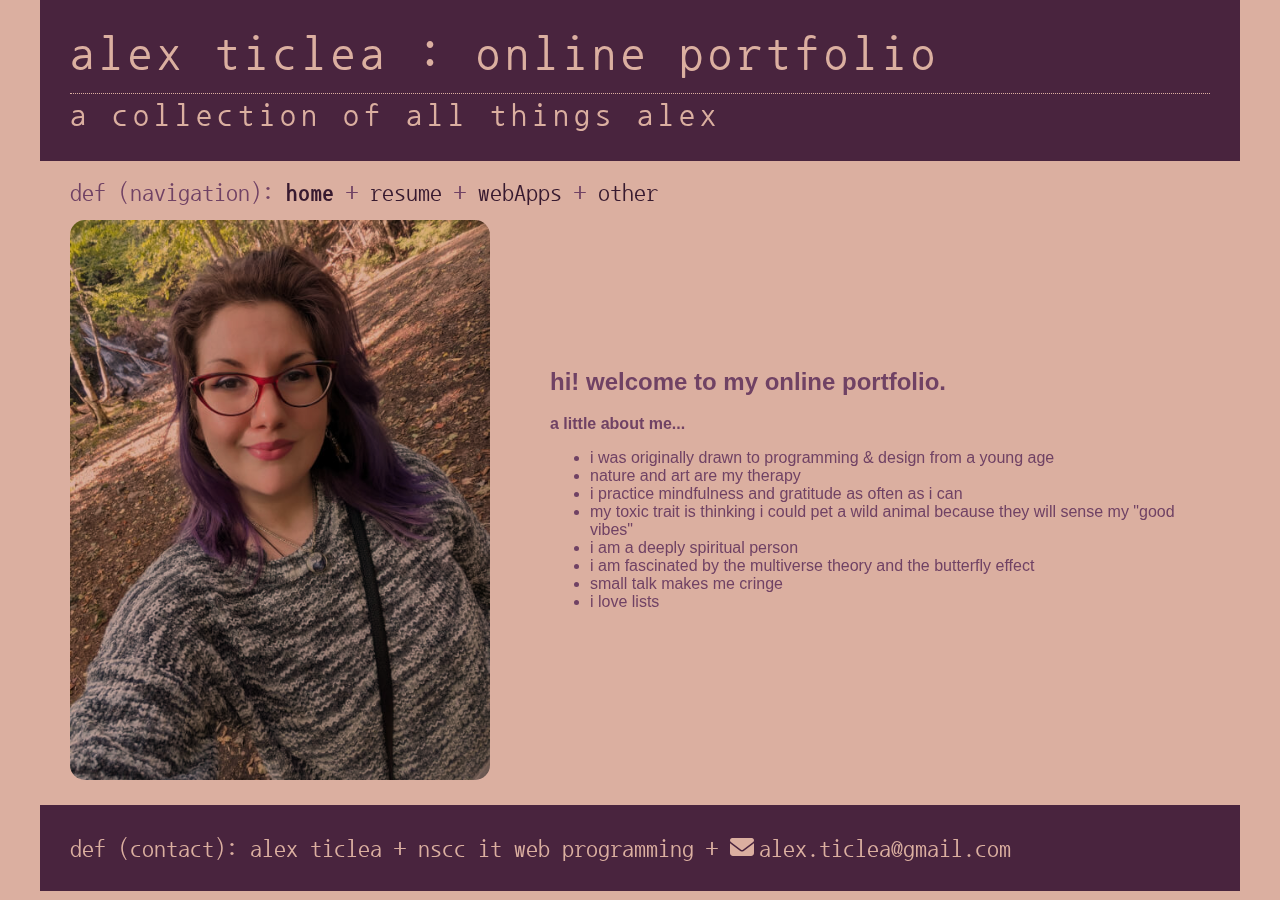
<file: index.htm>
<!doctype html>
<html lang="en">
    <head>
        <meta charset="utf-8">
        <meta name="viewport" content="width=device-width, initial-scale=1">
        <title>home | alex ticlea : online portfolio</title>
        <link href="lib/fontawesome/css/all.css" rel="stylesheet">
        <link rel="stylesheet" href="css/styles.css">
    </head>
    <body class="g-base">
        <div id="p-home">
            <header class="g-header">
                <div class="header-title">alex ticlea : online portfolio</div>
                <div class="header-subtitle">a collection of all things alex</div>
            </header>

            <nav>
                def (navigation): <span class="g-bold"><a href="index.htm">home</a></span> + <a href="resume/resume.htm">resume</a> + <a href="webApps/webApps.htm">webApps</a> + <a href="other/other.htm">other</a>
            </nav>

            <main id="s-main-home">
                <img src="images/profilePic.jpg" id="profilePic" alt="profile pic">
            </main>

            <aside id="s-aside-home">
                <h2>hi! welcome to my online portfolio. </h2>
                <span class="g-bold">a little about me...</span>
                <ul>
                    <li>i was originally drawn to programming & design from a young age</li>
                    <li>nature and art are my therapy</li>
                    <li>i practice mindfulness and gratitude as often as i can</li>
                    <li>my toxic trait is thinking i could pet a wild animal because they will sense my "good vibes"</li>
                    <li>i am a deeply spiritual person</li>
                    <li>i am fascinated by the multiverse theory and the butterfly effect</li>
                    <li>small talk makes me cringe</li>
                    <li>i love lists</li>
                </ul>
            </aside>
            
            <footer class="g-footer">
                def (contact): alex ticlea + nscc it web programming + <i class="fa-solid fa-envelope"></i>alex.ticlea@gmail.com
            </footer>
        </div>
    </body>
</html>
</file>
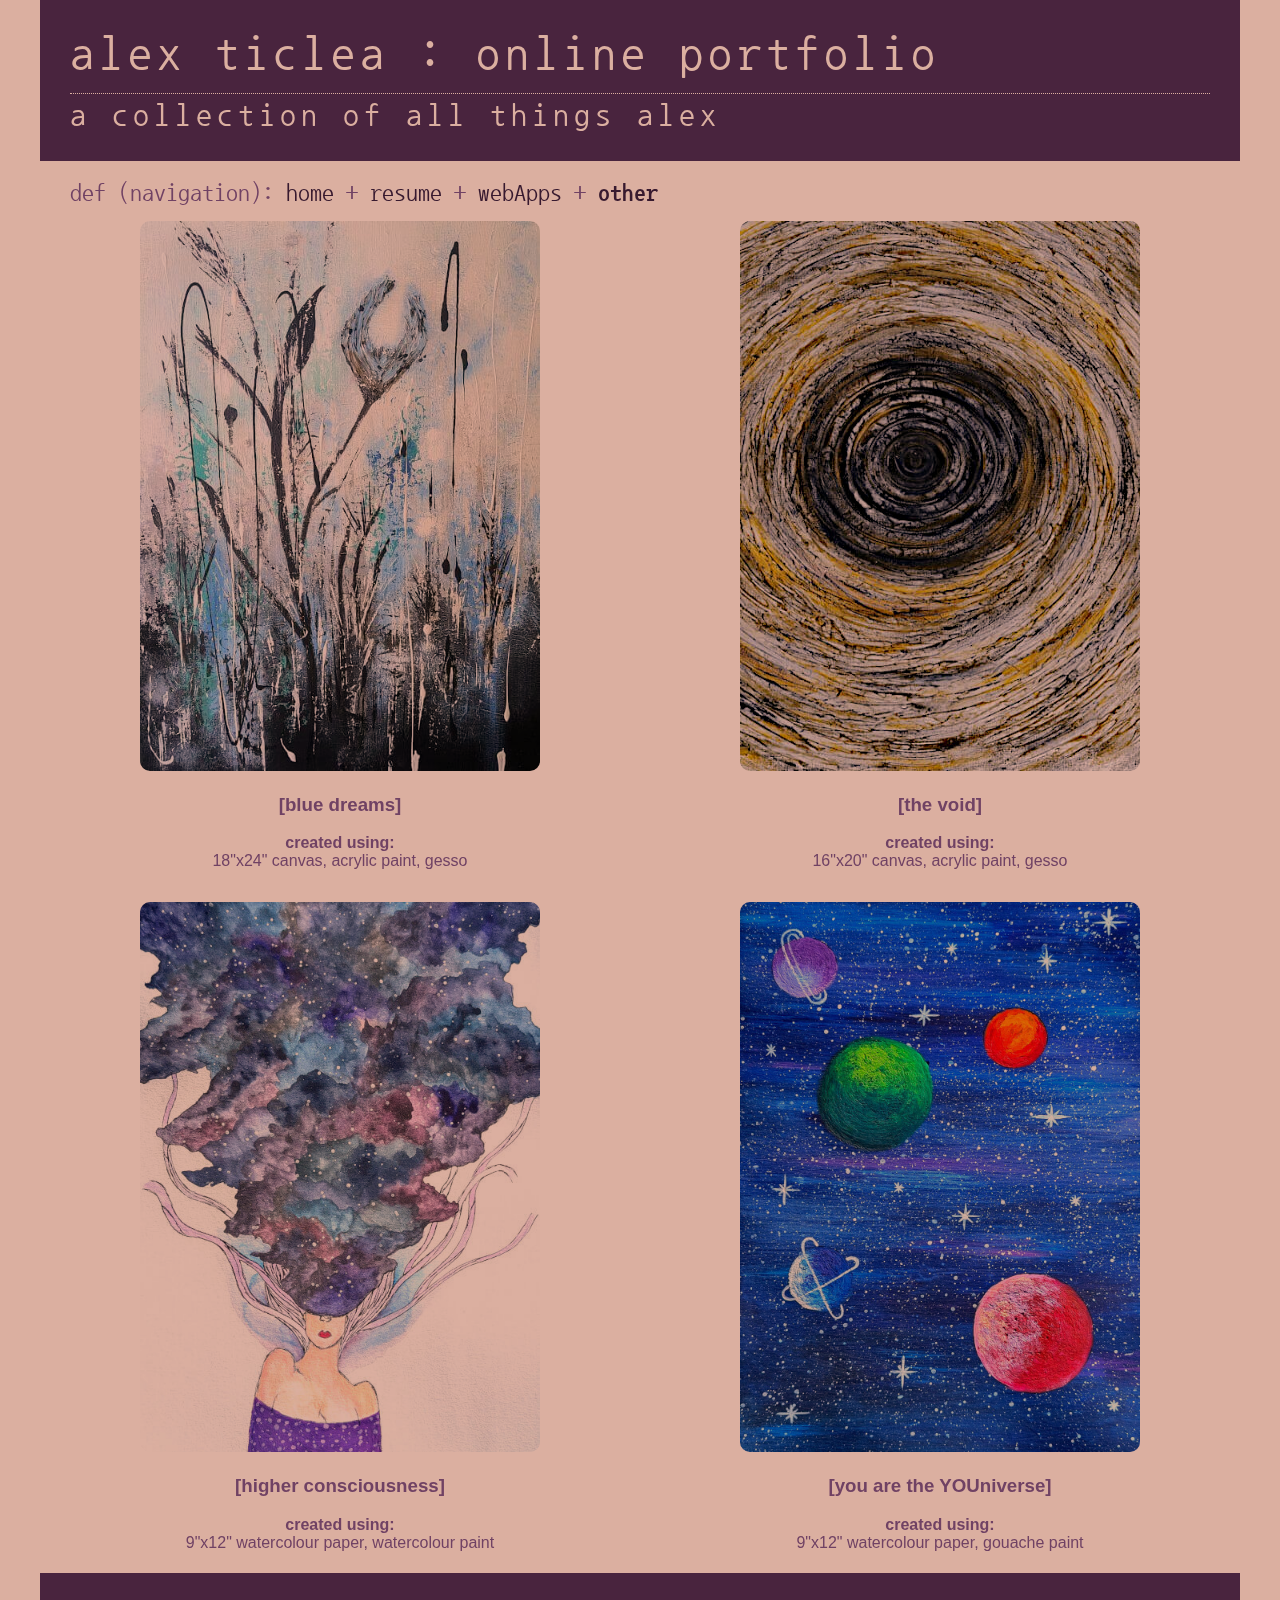
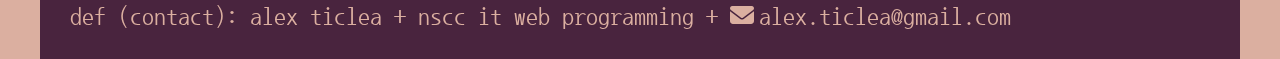
<file: other/other.htm>
<!doctype html>
<html lang="en">
    <head>
        <meta charset="utf-8">
        <meta name="viewport" content="width=device-width, initial-scale=1">
        <title>other | alex ticlea : online portfolio</title>
        <link href="../lib/fontawesome/css/all.css" rel="stylesheet">
        <link rel="stylesheet" href="../css/styles.css">
    </head>
    <body class="g-base">
        <div id="p-other">
            <header class="g-header">
                <div class="header-title">alex ticlea : online portfolio</div>
                <div class="header-subtitle">a collection of all things alex</div>
            </header>

            <nav>
                def (navigation): <a href="../index.htm">home</a> + <a href="../resume/resume.htm">resume</a> + <a href="../webApps/webApps.htm">webApps</a> + <span class="g-bold"><a href="other.htm">other</a></span>
            </nav>

            <main id="s-main-other">
                <figure>
                    <img src="images/other1.jpg" class="otherImg" alt="blue dreams">
                    <figcaption class="otherCaption">
                        <h3>[blue dreams]</h3>
                        <span class="g-bold">created using:</span> 18"x24" canvas, acrylic paint, gesso
                    </figcaption>
                </figure>

                <figure>
                    <img src="images/other2.jpg" class="otherImg" alt="the voice">
                    <figcaption class="otherCaption">
                        <h3>[the void]</h3>
                        <span class="g-bold">created using:</span> 16"x20" canvas, acrylic paint, gesso
                    </figcaption>
                </figure>

                <figure>
                    <img src="images/other3.jpg" class="otherImg" alt="consciousness">
                        <figcaption class="otherCaption">
                            <h3>[higher consciousness]</h3>
                            <span class="g-bold">created using:</span> 9"x12" watercolour paper, watercolour paint
                    </figcaption>
                </figure>

                <figure>
                    <img src="images/other4.jpg" class="otherImg" alt="ten of pentacles">
                    <figcaption class="otherCaption">
                        <h3>[you are the YOUniverse]</h3>
                        <span class="g-bold">created using:</span> 9"x12" watercolour paper, gouache paint
                    </figcaption>
                </figure>
            </main>

            <footer class="g-footer">
                def (contact): alex ticlea + nscc it web programming + <i class="fa-solid fa-envelope"></i>alex.ticlea@gmail.com
            </footer>

        </div>
    </body>
</html>
</file>
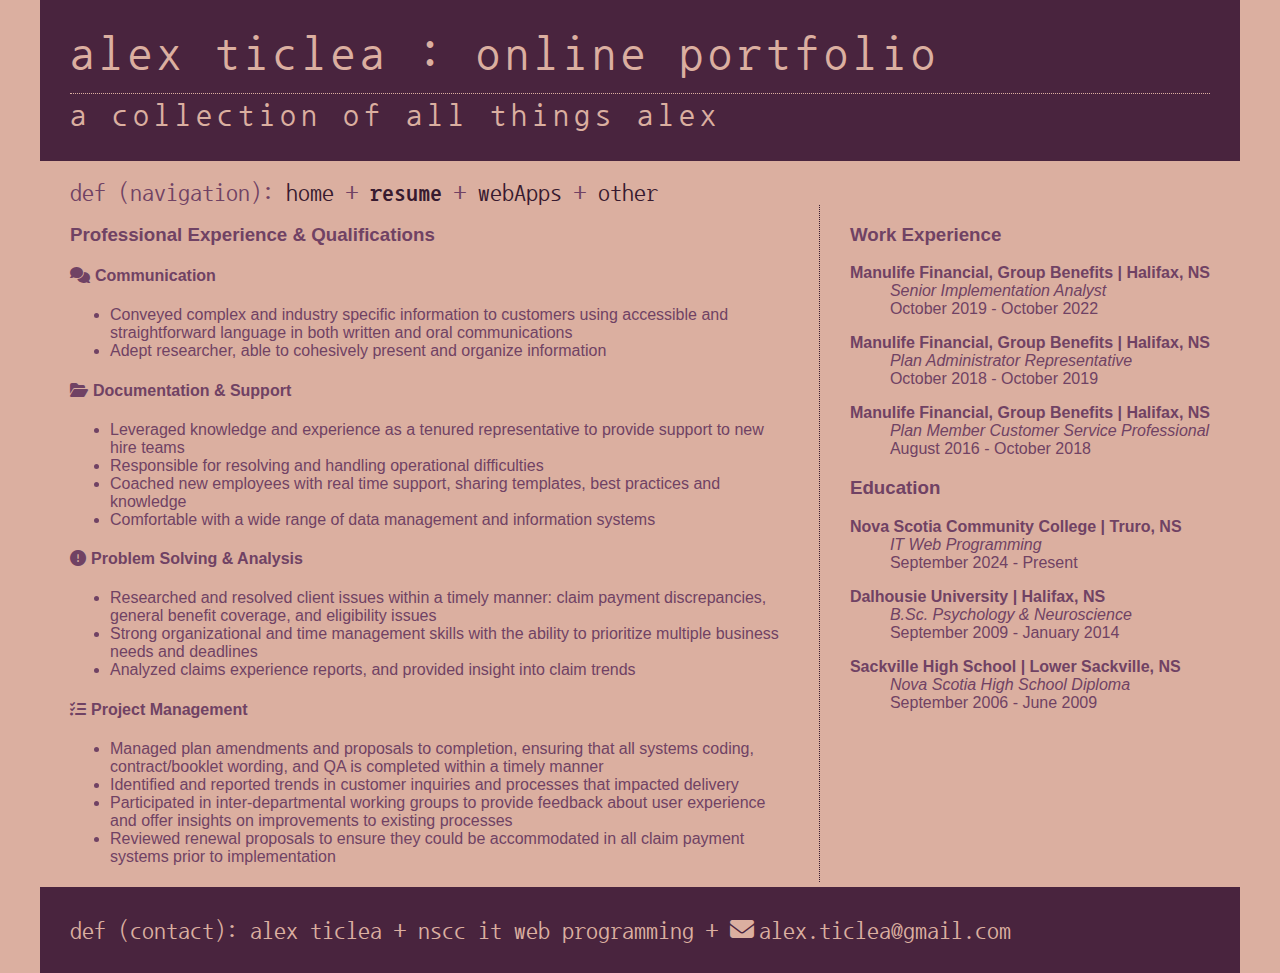
<file: resume/resume.htm>
<!doctype html>
<html lang="en">
    <head>
        <meta charset="utf-8">
        <meta name="viewport" content="width=device-width, initial-scale=1">
        <title>resume | alex ticlea : online portfolio</title>
        <link href="../lib/fontawesome/css/all.css" rel="stylesheet">
        <link rel="stylesheet" href="../css/styles.css">
    </head>
    <body class="g-base">
        <div id="p-resume">
            <header class="g-header">
                <div class="header-title">alex ticlea : online portfolio</div>
                <div class="header-subtitle">a collection of all things alex</div>
            </header>

            <nav>
                def (navigation): <a href="../index.htm">home</a> + <span class="g-bold"><a href="resume.htm">resume</a></span> + <a href="../webApps/webApps.htm">webApps</a> + <a href="../other/other.htm">other</a>
            </nav>

            <main id="s-main-resume">
                <h3>Professional Experience &amp; Qualifications</h3>
                <h4><i class="fa-solid fa-comments"></i>Communication</h4>
                <ul>
                    <li>Conveyed complex and industry specific information to customers using accessible and straightforward language in both written and oral communications</li>
                    <li>Adept researcher, able to cohesively present and organize information</li>
                </ul>
        
                <h4><i class="fa-solid fa-folder-open"></i>Documentation &amp; Support</h4>
                <ul>
                    <li>Leveraged knowledge and experience as a tenured representative to provide support to new hire teams</li>
                    <li>Responsible for resolving and handling operational difficulties</li>
                    <li>Coached new employees with real time support, sharing templates, best practices and knowledge</li>
                    <li>Comfortable with a wide range of data management and information systems</li>
                </ul>
        
                <h4><i class="fa-solid fa-circle-exclamation"></i>Problem Solving & Analysis</h4>
                <ul>
                    <li>Researched and resolved client issues within a timely manner: claim payment discrepancies, general benefit coverage, and eligibility issues</li>
                    <li>Strong organizational and time management skills with the ability to prioritize multiple business needs and deadlines</li>
                    <li>Analyzed claims experience reports, and provided insight into claim trends</li>
                </ul>
        
                <h4><i class="fa-solid fa-list-check"></i>Project Management</h4>
                <ul>
                    <li>Managed plan amendments and proposals to completion, ensuring that all systems coding, contract/booklet wording, and QA is completed within a timely manner</li>
                    <li>Identified and reported trends in customer inquiries and processes that impacted delivery</li>
                    <li>Participated in inter-departmental working groups to provide feedback about user experience and offer insights on improvements to existing processes</li>
                    <li>Reviewed renewal proposals to ensure they could be accommodated in all claim payment systems prior to implementation</li> 
                </ul>
            </main>

            <aside id="s-aside-resume">
                <h3>Work Experience</h3>
                <dl> 
                    <dt><span class="g-bold">Manulife Financial, Group Benefits | Halifax, NS</span></dt>
                    <dd><span class="g-italic">Senior Implementation Analyst</span></dd>
                    <dd>October 2019 - October 2022</dd>
                </dl>
                <dl>
                    <dt><span class="g-bold">Manulife Financial, Group Benefits | Halifax, NS</span></dt>
                    <dd><span class="g-italic">Plan Administrator Representative</span></dd>
                    <dd>October 2018 - October 2019</dd>
                </dl>
                <dl>
                    <dt><span class="g-bold">Manulife Financial, Group Benefits | Halifax, NS</span></dt>
                    <dd><span class="g-italic">Plan Member Customer Service Professional</span></dd>
                    <dd>August 2016 - October 2018</dd>
                </dl>
        
                <h3>Education</h3>
                <dl> 
                    <dt><span class="g-bold">Nova Scotia Community College | Truro, NS</span></dt>
                    <dd><span class="g-italic">IT Web Programming</span></dd>
                    <dd>September 2024 - Present</dd>
                </dl>
                <dl> 
                    <dt><span class="g-bold">Dalhousie University | Halifax, NS</span></dt>
                    <dd><span class="g-italic">B.Sc. Psychology &amp; Neuroscience</span></dd>
                    <dd>September 2009 - January 2014</dd>
                </dl>
                <dl> 
                    <dt><span class="g-bold">Sackville High School | Lower Sackville, NS</span></dt>
                    <dd><span class="g-italic">Nova Scotia High School Diploma</span></dd>
                    <dd>September 2006 - June 2009</dd>
                </dl>
            </aside>
                
            <footer class="g-footer">
                def (contact): alex ticlea + nscc it web programming + <i class="fa-solid fa-envelope"></i>alex.ticlea@gmail.com
            </footer>
        </div>
    </body>
</html>
</file>
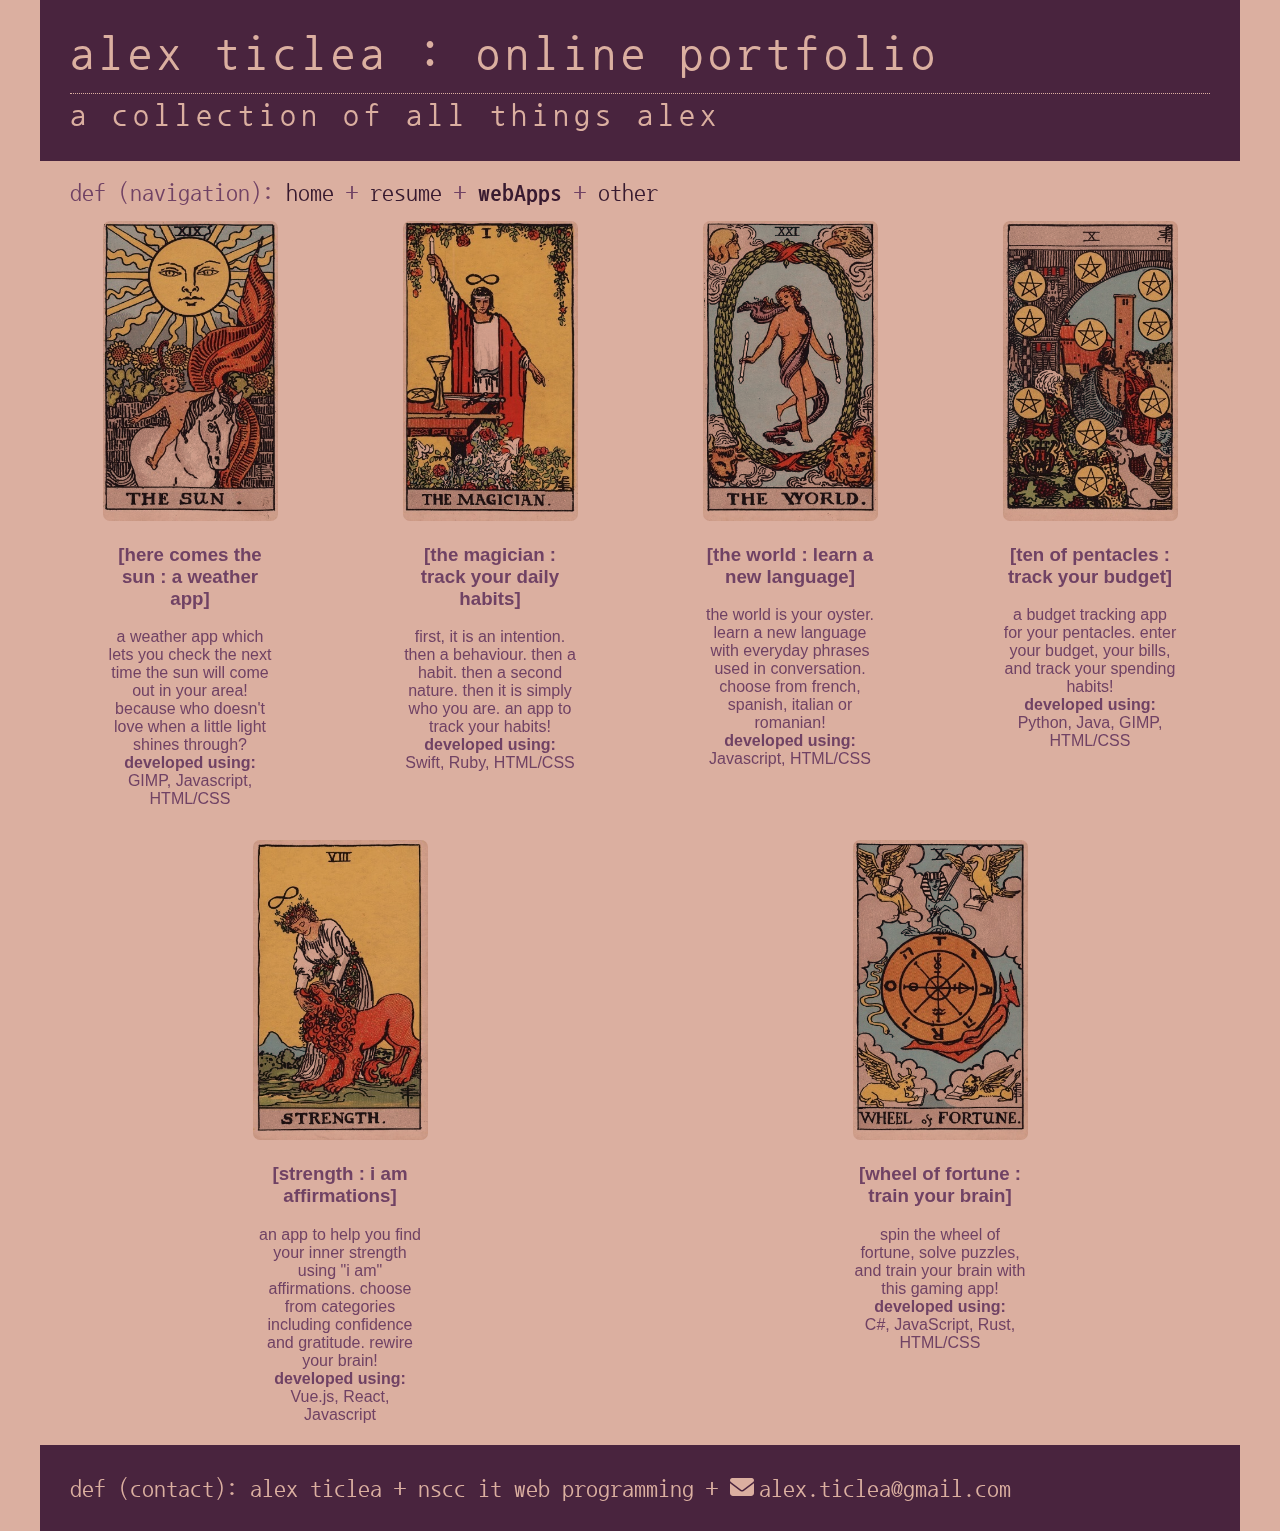
<file: webApps/webApps.htm>
<!doctype html>
<html lang="en">
    <head>
        <meta charset="utf-8">
        <meta name="viewport" content="width=device-width, initial-scale=1">
        <title>webApps | alex ticlea : online portfolio</title>
        <link href="../lib/fontawesome/css/all.css" rel="stylesheet">
        <link rel="stylesheet" href="../css/styles.css">
    </head>
    <body class="g-base">
        <div id="p-webApps">
            <header class="g-header">
                <div class="header-title">alex ticlea : online portfolio</div>
                <div class="header-subtitle">a collection of all things alex</div>
            </header>

            <nav>
                def (navigation): <a href="../index.htm">home</a> + <a href="../resume/resume.htm">resume</a> + <span class="g-bold"><a href="webApps.htm">webApps</a></span> + <a href="../other/other.htm">other</a>
            </nav>

            <main id="s-main-webApps">
                <figure>
                    <img src="images/webAppsimg01.jpg" class="webAppsImg" alt="here comes the sun">
                    <figcaption class="webAppsCaption">
                        <h3>[here comes the sun : a weather app]</h3>
                        a weather app which lets you check the next time the sun will come out in your area! because who doesn't love when a little light shines through?
                        <span class="g-bold">developed using:</span> GIMP, Javascript, HTML/CSS
                    </figcaption>
                </figure>

                <figure>
                    <img src="images/webAppsimg02.jpg" class="webAppsImg" alt="the magician">
                    <figcaption class="webAppsCaption">
                        <h3>[the magician : track your daily habits]</h3>
                        first, it is an intention. then a behaviour. then a habit. then a second nature. then it is simply who you are. an app to track your habits!
                        <span class="g-bold">developed using:</span> Swift, Ruby, HTML/CSS
                    </figcaption>
                </figure>

                <figure>
                    <img src="images/webAppsimg03.jpg" class="webAppsImg" alt="the world">
                    <figcaption class="webAppsCaption">
                        <h3>[the world : learn a new language]</h3>
                        the world is your oyster. learn a new language with everyday phrases used in conversation. choose from french, spanish, italian or romanian!
                        <span class="g-bold">developed using:</span> Javascript, HTML/CSS
                    </figcaption>
                </figure>

                <figure>
                    <img src="images/webAppsimg04.jpg" class="webAppsImg" alt="ten of pentacles">
                    <figcaption class="webAppsCaption">
                        <h3>[ten of pentacles : track your budget]</h3>
                        a budget tracking app for your pentacles. enter your budget, your bills, and track your spending habits!
                        <span class="g-bold">developed using:</span> Python, Java, GIMP, HTML/CSS
                    </figcaption>
                </figure>

                <figure>
                    <img src="images/webAppsimg05.jpg" class="webAppsImg" alt="strength">
                    <figcaption class="webAppsCaption">
                        <h3>[strength : i am affirmations]</h3>
                        an app to help you find your inner strength using "i am" affirmations. choose from categories including confidence and gratitude. rewire your brain!
                        <span class="g-bold">developed using:</span> Vue.js, React, Javascript
                    </figcaption>
                </figure>

                <figure>
                    <img src="images/webAppsimg06.jpg" class="webAppsImg" alt="wheel of fortune">
                    <figcaption class="webAppsCaption">
                        <h3>[wheel of fortune : train your brain]</h3>
                        spin the wheel of fortune, solve puzzles, and train your brain with this gaming app!
                        <span class="g-bold">developed using:</span> C#, JavaScript, Rust, HTML/CSS
                    </figcaption>
                </figure>
            </main>

            <footer class="g-footer">
                def (contact): alex ticlea + nscc it web programming + <i class="fa-solid fa-envelope"></i>alex.ticlea@gmail.com
            </footer>
        </div>
    </body>
</html>
</file>
<file: css/styles.css>
@import url('https://fonts.googleapis.com/css2?family=Nanum+Gothic+Coding&display=swap');


/* --------------------------------------------- global styles styles */

.g-base {
    background-color: #DBAFA0;
    font-family: 'Trebuchet MS', 'Lucida Sans Unicode', 'Lucida Grande', 'Lucida Sans', Arial, sans-serif;
    font-size: 1rem;
    color: #704264;
    margin:0px;
}

.g-header {
    grid-area: header;
    background: #49243E;
    padding: 30px;
    font-family: "nanum gothic coding";
    font-size: 3rem;
    letter-spacing: 5px;
    color: #DBAFA0;

    .header-subtitle {
        padding-top: 5px;
        margin-top: 15px;
        border-top: 1px dotted #DBAFA0;
        font-size: 2rem;
        letter-spacing: 5px;
    }
}

nav {
    grid-area: nav;
    font-family: "nanum gothic coding";
    font-size: 1.5rem;
    padding-left: 30px;
    padding-right: 30px;
    padding-top: 20px;
}

.g-footer {
    grid-area: footer;
    background-color: #49243E;
    padding: 30px;
    margin-top: 5px;
    font-family: "nanum gothic coding";
    font-size: 1.5rem;
    color: #DBAFA0;

}

a {
    text-decoration: none;
    color: #381a2f;

    &:visited {
        color: #471739;
    }

    &:active {
        color: #471739;
    }

    &:hover {
        text-decoration: underline;
        text-transform: uppercase;
    }
}

i {
    padding-right: 5px;
}

.g-bold {
    font-weight: 700;
}

.g-italic {
    font-style: italic;
}

/* --------------------------------------------- p-home styles */

#p-home {
    max-width: 1200px;
    display: grid;
    grid-column: 1fr 1fr;
    grid-row: auto auto auto auto;
    grid-template-areas: 
        "header header"
        "nav nav"
        "s-main-home s-aside-home"
        "footer footer";
    justify-self: center;
}

#p-home #s-main-home {
    grid-area: s-main-home;
    padding-left: 30px;
    padding-right: 30px;
    padding-bottom: 20px;
    padding-top: 15px;
    display: flex;
    flex-direction: column;
    flex-wrap: wrap;

    #profilePic {
        border-radius: 15px;
        mix-blend-mode: multiply;
        width: 420px;
        height: 560px;
    }
}

#p-home #s-aside-home {
    grid-area: s-aside-home;
    display: flex;
    flex-direction: column;
    flex-wrap: wrap;
    justify-content: center;
    padding-bottom: 30px;
    padding-left: 30px;
    padding-right: 30px;
}


/* --------------------------------------------- p-resume styles */

#p-resume {
    max-width: 1200px;
    display: grid;
    grid-column: 2fr 1fr;
    grid-row: auto auto auto auto;
    grid-template-areas: 
        "header header"
        "nav nav"
        "s-main-resume s-aside-resume" 
        "footer footer";
    justify-self: center;
}

#p-resume #s-main-resume {
    grid-area: s-main-resume;
    padding-left: 30px;
    padding-right: 30px;
    border-right: 1px dotted #381a2f;
}

#p-resume #s-aside-resume {
    grid-area: s-aside-resume;
    padding-left: 30px;
    padding-right: 30px;
}

/* --------------------------------------------- p-webApps styles */

#p-webApps {
    max-width: 1200px;
    display: grid;
    grid-column: 1fr;
    grid-row: auto auto auto auto;
    grid-template-areas: 
        "header"
        "nav"
        "s-main-webApps"
        "footer";
    justify-self: center;
}

#p-webApps #s-main-webApps {
    grid-area: s-main-webApps;
    display: flex;
    flex-direction: row;
    flex-wrap: wrap;
    justify-content: space-around;

    .webAppsImg {
        border-radius: 7px;
        mix-blend-mode: multiply;
        width: 175px;
        height: 300px;
    }

    .webAppsCaption {
        max-width: 175px;
        display: flex;
        flex-direction: column;
        flex-wrap: wrap;
        text-align: center;
    }
}

/* --------------------------------------------- p-other styles */

#p-other {
    max-width: 1200px;
    display: grid;
    grid-column: 1fr;
    grid-row: auto auto auto auto;
    grid-template-areas: 
        "header"
        "nav"
        "s-main-other"
        "footer";
    justify-self: center;
}

#p-other #s-main-other {
    grid-area: s-main-other;
    display: flex;
    flex-direction: row;
    flex-wrap: wrap;
    justify-content: space-around;

    .otherImg {
        border-radius: 10px;
        mix-blend-mode: multiply;
        width: 400px;
        height: 550px;
    }

    .otherCaption {
        max-width: 400px;
        display: flex;
        flex-direction: column;
        flex-wrap: wrap;
        text-align: center;
    }
}

/* --------------------------------------------- media queries */

@media screen and (max-width: 500px) {

    .g-footer {
        font-size: 1rem;
    }

    .g-header {
        font-size: 2.5rem;

        .header-subtitle {
            font-size: 1.5rem;
        }
    }

    #p-other #s-main-other .otherImg {
        width: 280px;
        height: 400px;

        .otherCaption {
            width: 280px;
        }
    }

    #p-webApps #s-main-webApps .webAppsImg {
        width: 220px;
        height: 380px;
    }

    #p-webApps #s-main-webApps .webAppsCaption {
        max-width: 220px;
    }
}

@media screen and (max-width: 800px) {
    #p-resume {
        display: grid;
        grid-column: auto;
        grid-row: auto auto auto auto auto;
        grid-template-areas: 
            "header"
            "nav"
            "s-main-resume" 
            "s-aside-resume" 
            "footer";
    }
    
    #p-resume #s-main-resume {
        border: none;
    }
    
    #p-home {
        display: grid;
        grid-column: auto;
        grid-row: auto auto auto auto auto;
        grid-template-areas: 
            "header"
            "nav"
            "s-main-home" 
            "s-aside-home"
            "footer";
    }

    #p-home #s-main-home {
        align-items: center;

        #profilePic {
            width: 280px;
            height: 380px;
        }
    }   
}
</file>
